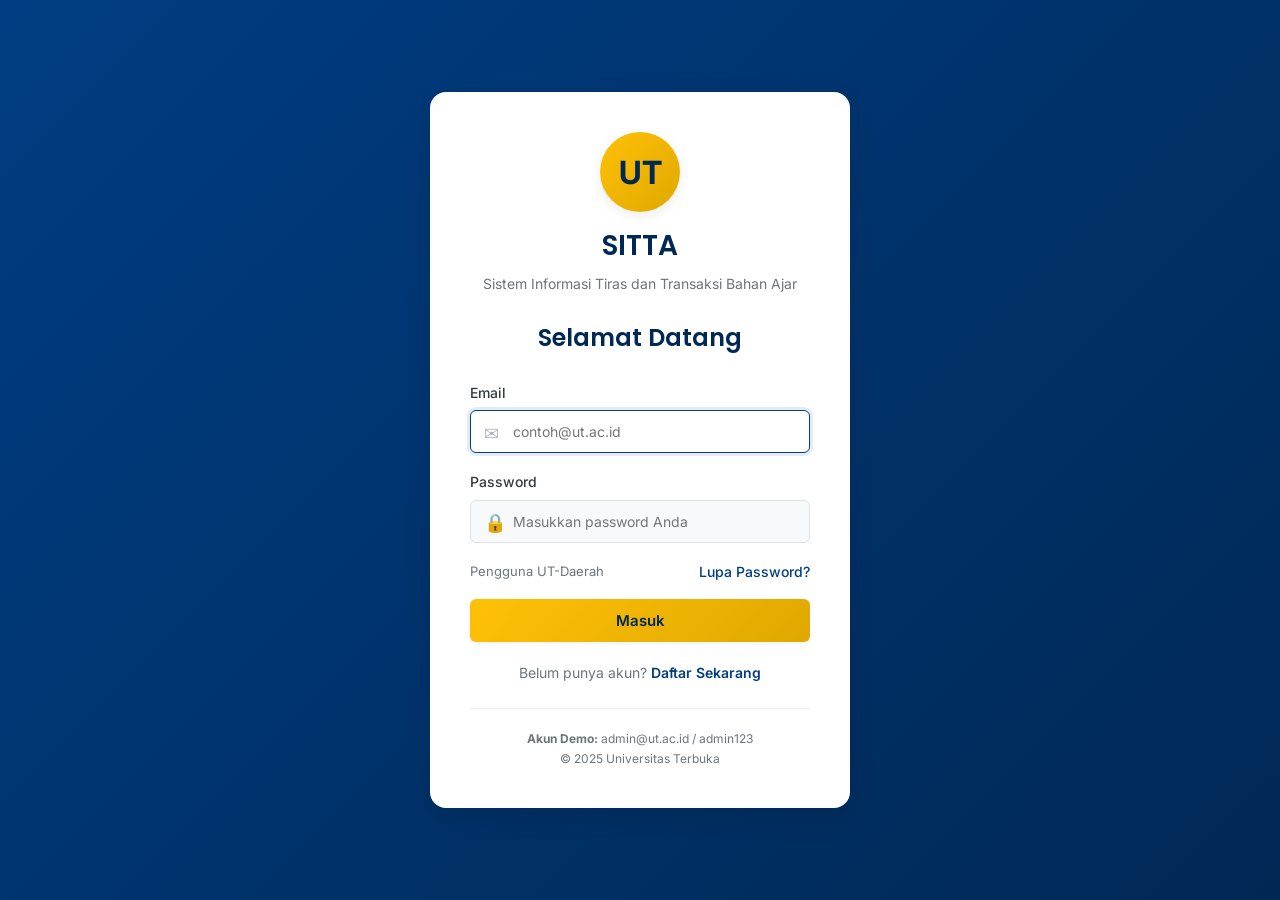
<file: index.html>
<!DOCTYPE html>
<html lang="id">
<head>
  <meta charset="UTF-8">
  <meta name="viewport" content="width=device-width, initial-scale=1.0">
  <meta name="description" content="SITTA - Sistem Informasi Tiras dan Transaksi Bahan Ajar Universitas Terbuka">
  <meta name="author" content="Universitas Terbuka">
  <title>Login - SITTA Universitas Terbuka</title>

  <!-- External CSS -->
  <link rel="stylesheet" href="css/style.css">

  <!-- Google Fonts (Poppins & Inter) -->
  <link rel="preconnect" href="https://fonts.googleapis.com">
  <link rel="preconnect" href="https://fonts.gstatic.com" crossorigin>
  <link href="https://fonts.googleapis.com/css2?family=Poppins:wght@400;500;600;700&family=Inter:wght@400;500;600&display=swap" rel="stylesheet">

  <!-- Internal CSS - contoh implementasi internal CSS -->
  <style>
    /* Internal CSS untuk styling spesifik halaman login */
    .login-footer {
      text-align: center;
      margin-top: 24px;
      padding-top: 20px;
      border-top: 1px solid var(--ut-gray-100);
      font-size: 12px;
      color: var(--ut-gray-600);
    }
  </style>
</head>
<body class="login-page">

  <!-- Container utama login -->
  <main class="login-container">
    <!-- Header / Logo -->
    <header class="login-logo">
      <div class="logo-circle">UT</div>
      <h1>SITTA</h1>
      <p>Sistem Informasi Tiras dan Transaksi Bahan Ajar</p>
    </header>

    <h2 class="welcome-text">Selamat Datang</h2>

    <!-- Alert error placeholder -->
    <div id="loginError" class="alert alert-error" style="display:none;" role="alert"></div>

    <!-- Form Login -->
    <form id="formLogin" onsubmit="return prosesLogin(event)" novalidate>
      <div class="form-group">
        <label for="email">Email</label>
        <span class="input-icon">✉</span>
        <input
          type="email"
          id="email"
          name="email"
          placeholder="contoh@ut.ac.id"
          autocomplete="email"
          required>
      </div>

      <div class="form-group">
        <label for="password">Password</label>
        <span class="input-icon">🔒</span>
        <input
          type="password"
          id="password"
          name="password"
          placeholder="Masukkan password Anda"
          autocomplete="current-password"
          required>
      </div>

      <!-- Tombol Lupa Password -->
      <div class="login-options">
        <span style="color: #6c757d; font-size: 13px;">Pengguna UT-Daerah</span>
        <a onclick="bukaModal('modalLupaPassword')">Lupa Password?</a>
      </div>

      <!-- Tombol Login -->
      <button type="submit" class="btn btn-primary">Masuk</button>

      <!-- Link Daftar -->
      <p class="register-link">
        Belum punya akun? <a onclick="bukaModal('modalDaftar')">Daftar Sekarang</a>
      </p>
    </form>

    <!-- Hint demo (untuk memudahkan testing) -->
    <div class="login-footer">
      <strong>Akun Demo:</strong> admin@ut.ac.id / admin123<br>
      © 2025 Universitas Terbuka
    </div>
  </main>

  <!-- ============================================ -->
  <!-- MODAL: LUPA PASSWORD                          -->
  <!-- ============================================ -->
  <div id="modalLupaPassword" class="modal-overlay" role="dialog" aria-labelledby="judulLupa">
    <div class="modal-content">
      <div class="modal-header">
        <h2 id="judulLupa">🔑 Lupa Password</h2>
        <button class="modal-close" onclick="tutupModal('modalLupaPassword')" aria-label="Tutup">&times;</button>
      </div>

      <p style="margin-bottom: 18px; color: #6c757d; font-size: 14px;">
        Masukkan email Anda yang terdaftar. Kami akan mengirimkan tautan untuk reset password.
      </p>

      <form id="formLupaPassword" onsubmit="return prosesLupaPassword(event)" novalidate>
        <div class="form-group no-icon">
          <label for="emailLupa">Email Terdaftar</label>
          <input
            type="email"
            id="emailLupa"
            name="emailLupa"
            placeholder="email@ut.ac.id"
            required>
        </div>

        <div class="modal-footer">
          <button type="button" class="btn btn-outline" onclick="tutupModal('modalLupaPassword')">Batal</button>
          <button type="submit" class="btn btn-primary" style="width:auto; padding: 10px 24px;">Kirim Link Reset</button>
        </div>
      </form>
    </div>
  </div>

  <!-- ============================================ -->
  <!-- MODAL: DAFTAR / REGISTRASI                    -->
  <!-- ============================================ -->
  <div id="modalDaftar" class="modal-overlay" role="dialog" aria-labelledby="judulDaftar">
    <div class="modal-content">
      <div class="modal-header">
        <h2 id="judulDaftar">📝 Daftar Akun Baru</h2>
        <button class="modal-close" onclick="tutupModal('modalDaftar')" aria-label="Tutup">&times;</button>
      </div>

      <p style="margin-bottom: 18px; color: #6c757d; font-size: 14px;">
        Silakan lengkapi data berikut untuk mendaftar sebagai pengguna SITTA.
      </p>

      <form id="formDaftar" onsubmit="return prosesDaftar(event)" novalidate>
        <div class="form-group no-icon">
          <label for="namaDaftar">Nama Lengkap UT-Daerah</label>
          <input
            type="text"
            id="namaDaftar"
            name="namaDaftar"
            placeholder="Contoh: UT-Daerah Jakarta"
            required>
        </div>

        <div class="form-group no-icon">
          <label for="emailDaftar">Email</label>
          <input
            type="email"
            id="emailDaftar"
            name="emailDaftar"
            placeholder="email@ut.ac.id"
            required>
        </div>

        <div class="form-group no-icon">
          <label for="passwordDaftar">Password</label>
          <input
            type="password"
            id="passwordDaftar"
            name="passwordDaftar"
            placeholder="Minimal 6 karakter"
            minlength="6"
            required>
        </div>

        <div class="form-group no-icon">
          <label for="konfirmasiPassword">Konfirmasi Password</label>
          <input
            type="password"
            id="konfirmasiPassword"
            name="konfirmasiPassword"
            placeholder="Ulangi password Anda"
            minlength="6"
            required>
        </div>

        <div class="modal-footer">
          <button type="button" class="btn btn-outline" onclick="tutupModal('modalDaftar')">Batal</button>
          <button type="submit" class="btn btn-primary" style="width:auto; padding: 10px 24px;">Daftar</button>
        </div>
      </form>
    </div>
  </div>

  <!-- External JS -->
  <script src="js/data.js"></script>
  <script src="js/script.js"></script>

  <!-- Inline JS - contoh implementasi inline JavaScript -->
  <script>
    // Inline JS: Auto-focus ke input email saat halaman dimuat
    window.addEventListener("load", function() {
      document.getElementById("email").focus();
    });
  </script>
</body>
</html>
</file>
<file: css/style.css>
/* ==========================================================================
   SITTA - Sistem Informasi Tiras dan Transaksi Bahan Ajar
   Universitas Terbuka
   style.css - Stylesheet utama untuk seluruh halaman
   ========================================================================== */

/* ====== Reset & Base ====== */
* {
  margin: 0;
  padding: 0;
  box-sizing: border-box;
}

:root {
  /* Tema Warna Universitas Terbuka */
  --ut-blue: #003d82;
  --ut-blue-dark: #002855;
  --ut-blue-light: #1e5fa8;
  --ut-yellow: #ffc107;
  --ut-yellow-dark: #e0a800;
  --ut-white: #ffffff;
  --ut-gray-50: #f8f9fa;
  --ut-gray-100: #e9ecef;
  --ut-gray-200: #dee2e6;
  --ut-gray-400: #adb5bd;
  --ut-gray-600: #6c757d;
  --ut-gray-800: #343a40;
  --ut-success: #28a745;
  --ut-warning: #ff9800;
  --ut-danger: #dc3545;
  --ut-info: #17a2b8;

  /* Tipografi */
  --font-heading: 'Poppins', 'Segoe UI', sans-serif;
  --font-body: 'Inter', 'Segoe UI', Tahoma, sans-serif;

  /* Shadow */
  --shadow-sm: 0 2px 4px rgba(0, 0, 0, 0.05);
  --shadow-md: 0 4px 12px rgba(0, 0, 0, 0.08);
  --shadow-lg: 0 8px 24px rgba(0, 0, 0, 0.12);

  /* Border Radius */
  --radius-sm: 6px;
  --radius-md: 10px;
  --radius-lg: 16px;
}

body {
  font-family: var(--font-body);
  background-color: var(--ut-gray-50);
  color: var(--ut-gray-800);
  line-height: 1.6;
  min-height: 100vh;
}

h1, h2, h3, h4, h5, h6 {
  font-family: var(--font-heading);
  font-weight: 600;
  color: var(--ut-blue-dark);
}

/* ==========================================================================
   HALAMAN LOGIN (index.html)
   ========================================================================== */
.login-page {
  display: flex;
  align-items: center;
  justify-content: center;
  min-height: 100vh;
  background: linear-gradient(135deg, var(--ut-blue) 0%, var(--ut-blue-dark) 100%);
  padding: 20px;
}

.login-container {
  background-color: var(--ut-white);
  padding: 40px;
  border-radius: var(--radius-lg);
  box-shadow: var(--shadow-lg);
  width: 100%;
  max-width: 420px;
  animation: fadeInUp 0.6s ease-out;
}

.login-logo {
  text-align: center;
  margin-bottom: 24px;
}

.login-logo .logo-circle {
  width: 80px;
  height: 80px;
  background: linear-gradient(135deg, var(--ut-yellow) 0%, var(--ut-yellow-dark) 100%);
  border-radius: 50%;
  display: inline-flex;
  align-items: center;
  justify-content: center;
  font-size: 32px;
  font-weight: bold;
  color: var(--ut-blue-dark);
  margin-bottom: 12px;
  box-shadow: var(--shadow-md);
}

.login-logo h1 {
  font-size: 28px;
  margin-bottom: 4px;
}

.login-logo p {
  color: var(--ut-gray-600);
  font-size: 14px;
}

.welcome-text {
  font-size: 24px;
  text-align: center;
  margin-bottom: 24px;
  color: var(--ut-blue-dark);
}

.form-group {
  margin-bottom: 18px;
  position: relative;
}

.form-group label {
  display: block;
  margin-bottom: 6px;
  font-size: 14px;
  font-weight: 500;
  color: var(--ut-gray-800);
}

.form-group input,
.form-group select {
  width: 100%;
  padding: 12px 14px 12px 42px;
  border: 1.5px solid var(--ut-gray-200);
  border-radius: var(--radius-sm);
  font-size: 14px;
  font-family: var(--font-body);
  transition: all 0.2s ease;
  background-color: var(--ut-gray-50);
}

.form-group input:focus,
.form-group select:focus {
  outline: none;
  border-color: var(--ut-blue);
  background-color: var(--ut-white);
  box-shadow: 0 0 0 3px rgba(0, 61, 130, 0.1);
}

.form-group .input-icon {
  position: absolute;
  left: 14px;
  top: 38px;
  color: var(--ut-gray-400);
  font-size: 18px;
}

.form-group.no-icon input {
  padding-left: 14px;
}

.btn {
  display: inline-block;
  padding: 12px 24px;
  border: none;
  border-radius: var(--radius-sm);
  font-size: 15px;
  font-weight: 600;
  font-family: var(--font-body);
  cursor: pointer;
  transition: all 0.2s ease;
  text-decoration: none;
  text-align: center;
}

.btn-primary {
  background: linear-gradient(135deg, var(--ut-yellow) 0%, var(--ut-yellow-dark) 100%);
  color: var(--ut-blue-dark);
  width: 100%;
  box-shadow: var(--shadow-sm);
}

.btn-primary:hover {
  transform: translateY(-2px);
  box-shadow: var(--shadow-md);
}

.btn-secondary {
  background-color: var(--ut-blue);
  color: var(--ut-white);
}

.btn-secondary:hover {
  background-color: var(--ut-blue-dark);
}

.btn-danger {
  background-color: var(--ut-danger);
  color: var(--ut-white);
}

.btn-success {
  background-color: var(--ut-success);
  color: var(--ut-white);
}

.btn-outline {
  background-color: transparent;
  border: 1.5px solid var(--ut-gray-200);
  color: var(--ut-gray-800);
}

.btn-outline:hover {
  background-color: var(--ut-gray-100);
}

.login-options {
  display: flex;
  justify-content: space-between;
  margin: 16px 0;
  font-size: 14px;
}

.login-options a {
  color: var(--ut-blue);
  text-decoration: none;
  font-weight: 500;
  cursor: pointer;
  transition: color 0.2s;
}

.login-options a:hover {
  color: var(--ut-yellow-dark);
  text-decoration: underline;
}

.register-link {
  text-align: center;
  margin-top: 20px;
  font-size: 14px;
  color: var(--ut-gray-600);
}

.register-link a {
  color: var(--ut-blue);
  font-weight: 600;
  text-decoration: none;
  cursor: pointer;
}

.register-link a:hover {
  text-decoration: underline;
}

/* ==========================================================================
   MODAL BOX (Lupa Password & Daftar)
   ========================================================================== */
.modal-overlay {
  display: none;
  position: fixed;
  top: 0;
  left: 0;
  width: 100%;
  height: 100%;
  background-color: rgba(0, 0, 0, 0.5);
  z-index: 1000;
  justify-content: center;
  align-items: center;
  padding: 20px;
  animation: fadeIn 0.3s ease;
}

.modal-overlay.active {
  display: flex;
}

.modal-content {
  background-color: var(--ut-white);
  padding: 32px;
  border-radius: var(--radius-lg);
  width: 100%;
  max-width: 480px;
  max-height: 90vh;
  overflow-y: auto;
  position: relative;
  animation: slideDown 0.4s ease-out;
}

.modal-header {
  display: flex;
  justify-content: space-between;
  align-items: center;
  margin-bottom: 20px;
  padding-bottom: 16px;
  border-bottom: 2px solid var(--ut-gray-100);
}

.modal-header h2 {
  font-size: 20px;
}

.modal-close {
  background: none;
  border: none;
  font-size: 28px;
  cursor: pointer;
  color: var(--ut-gray-400);
  line-height: 1;
  transition: color 0.2s;
}

.modal-close:hover {
  color: var(--ut-danger);
}

.modal-footer {
  display: flex;
  justify-content: flex-end;
  gap: 10px;
  margin-top: 20px;
}

/* ==========================================================================
   NAVBAR (untuk dashboard, tracking, stok)
   ========================================================================== */
.navbar {
  background: linear-gradient(135deg, var(--ut-blue-dark) 0%, var(--ut-blue) 100%);
  color: var(--ut-white);
  padding: 0 32px;
  box-shadow: var(--shadow-md);
  position: sticky;
  top: 0;
  z-index: 100;
}

.navbar-container {
  display: flex;
  justify-content: space-between;
  align-items: center;
  max-width: 1400px;
  margin: 0 auto;
}

.navbar-brand {
  display: flex;
  align-items: center;
  gap: 12px;
  padding: 14px 0;
  font-family: var(--font-heading);
  font-weight: 700;
  font-size: 20px;
}

.navbar-brand .brand-icon {
  width: 40px;
  height: 40px;
  background: linear-gradient(135deg, var(--ut-yellow) 0%, var(--ut-yellow-dark) 100%);
  border-radius: 50%;
  display: flex;
  align-items: center;
  justify-content: center;
  color: var(--ut-blue-dark);
  font-weight: bold;
}

.navbar-menu {
  display: flex;
  list-style: none;
  align-items: center;
}

.navbar-menu li {
  position: relative;
}

.navbar-menu a {
  color: var(--ut-white);
  text-decoration: none;
  padding: 20px 18px;
  display: block;
  font-size: 14px;
  font-weight: 500;
  transition: all 0.2s ease;
  cursor: pointer;
}

.navbar-menu a:hover,
.navbar-menu li:hover > a,
.navbar-menu a.active {
  background-color: rgba(255, 255, 255, 0.1);
  color: var(--ut-yellow);
}

.navbar-menu .dropdown-toggle::after {
  content: " ▼";
  font-size: 10px;
  margin-left: 4px;
}

.dropdown-menu {
  display: none;
  position: absolute;
  top: 100%;
  left: 0;
  background-color: var(--ut-white);
  min-width: 240px;
  box-shadow: var(--shadow-lg);
  border-radius: var(--radius-sm);
  list-style: none;
  overflow: hidden;
}

.navbar-menu li:hover .dropdown-menu {
  display: block;
}

.dropdown-menu a {
  color: var(--ut-gray-800);
  padding: 12px 16px;
  font-size: 14px;
}

.dropdown-menu a:hover {
  background-color: var(--ut-blue);
  color: var(--ut-white);
}

.navbar-user {
  display: flex;
  align-items: center;
  gap: 12px;
  font-size: 14px;
}

.navbar-user .user-avatar {
  width: 36px;
  height: 36px;
  border-radius: 50%;
  background-color: var(--ut-yellow);
  color: var(--ut-blue-dark);
  display: flex;
  align-items: center;
  justify-content: center;
  font-weight: bold;
}

.btn-logout {
  background-color: rgba(255, 255, 255, 0.1);
  color: var(--ut-white);
  padding: 8px 16px;
  border: 1px solid rgba(255, 255, 255, 0.2);
  border-radius: var(--radius-sm);
  cursor: pointer;
  font-size: 13px;
  transition: all 0.2s;
}

.btn-logout:hover {
  background-color: var(--ut-danger);
  border-color: var(--ut-danger);
}

/* ==========================================================================
   MAIN CONTENT (Dashboard, Tracking, Stok)
   ========================================================================== */
.main-content {
  max-width: 1400px;
  margin: 0 auto;
  padding: 32px;
}

.page-header {
  margin-bottom: 24px;
}

.page-header h1 {
  font-size: 28px;
  margin-bottom: 4px;
}

.page-header p {
  color: var(--ut-gray-600);
  font-size: 15px;
}

.greeting-banner {
  background: linear-gradient(135deg, var(--ut-blue) 0%, var(--ut-blue-light) 100%);
  color: var(--ut-white);
  padding: 28px 32px;
  border-radius: var(--radius-lg);
  margin-bottom: 28px;
  position: relative;
  overflow: hidden;
}

.greeting-banner::before {
  content: '';
  position: absolute;
  top: -50%;
  right: -50px;
  width: 250px;
  height: 250px;
  background: radial-gradient(circle, rgba(255, 193, 7, 0.3) 0%, transparent 70%);
  border-radius: 50%;
}

.greeting-banner h2 {
  color: var(--ut-white);
  font-size: 26px;
  margin-bottom: 6px;
  position: relative;
}

.greeting-banner p {
  font-size: 15px;
  opacity: 0.95;
  position: relative;
}

.greeting-banner .greeting-time {
  color: var(--ut-yellow);
  font-weight: 600;
}

/* ====== Card Grid (Dashboard Menu) ====== */
.menu-grid {
  display: grid;
  grid-template-columns: repeat(auto-fit, minmax(260px, 1fr));
  gap: 20px;
}

.menu-card {
  background-color: var(--ut-white);
  padding: 28px;
  border-radius: var(--radius-lg);
  box-shadow: var(--shadow-sm);
  border: 1px solid var(--ut-gray-100);
  cursor: pointer;
  transition: all 0.3s ease;
  text-decoration: none;
  color: inherit;
  display: block;
}

.menu-card:hover {
  transform: translateY(-4px);
  box-shadow: var(--shadow-lg);
  border-color: var(--ut-blue-light);
}

.menu-card .card-icon {
  width: 56px;
  height: 56px;
  border-radius: var(--radius-md);
  background: linear-gradient(135deg, var(--ut-blue) 0%, var(--ut-blue-light) 100%);
  color: var(--ut-white);
  display: flex;
  align-items: center;
  justify-content: center;
  font-size: 28px;
  margin-bottom: 16px;
}

.menu-card.card-yellow .card-icon {
  background: linear-gradient(135deg, var(--ut-yellow) 0%, var(--ut-yellow-dark) 100%);
  color: var(--ut-blue-dark);
}

.menu-card.card-green .card-icon {
  background: linear-gradient(135deg, var(--ut-success) 0%, #1e7e34 100%);
}

.menu-card.card-purple .card-icon {
  background: linear-gradient(135deg, #6f42c1 0%, #4a2a8a 100%);
}

.menu-card h3 {
  font-size: 17px;
  margin-bottom: 6px;
}

.menu-card p {
  font-size: 13px;
  color: var(--ut-gray-600);
}

/* ==========================================================================
   TRACKING PENGIRIMAN (tracking.html)
   ========================================================================== */
.search-card {
  background-color: var(--ut-white);
  padding: 24px;
  border-radius: var(--radius-lg);
  box-shadow: var(--shadow-sm);
  margin-bottom: 24px;
  border: 1px solid var(--ut-gray-100);
}

.search-form {
  display: flex;
  gap: 12px;
  align-items: flex-end;
}

.search-form .form-group {
  flex: 1;
  margin-bottom: 0;
}

.search-form .form-group input {
  padding-left: 14px;
}

.search-form button {
  width: auto;
  padding: 12px 28px;
}

.tracking-result {
  display: none;
}

.tracking-result.active {
  display: block;
  animation: fadeInUp 0.5s ease;
}

.tracking-info-card {
  background: linear-gradient(135deg, var(--ut-blue) 0%, var(--ut-blue-light) 100%);
  color: var(--ut-white);
  padding: 24px;
  border-radius: var(--radius-lg);
  margin-bottom: 24px;
  position: relative;
  overflow: hidden;
}

.tracking-info-card::after {
  content: '';
  position: absolute;
  bottom: -40px;
  right: -40px;
  width: 180px;
  height: 180px;
  background: radial-gradient(circle, rgba(255, 193, 7, 0.2) 0%, transparent 70%);
  border-radius: 50%;
}

.tracking-info-card h3 {
  color: var(--ut-white);
  font-size: 20px;
  letter-spacing: 0.5px;
}

.tracking-info-card .info-row {
  display: flex;
  justify-content: space-between;
  align-items: center;
  margin-top: 8px;
  flex-wrap: wrap;
  gap: 8px;
}

.tracking-info-card .info-time {
  font-size: 13px;
  opacity: 0.9;
}

.tracking-info-card .info-route {
  margin-top: 14px;
  font-size: 14px;
  font-weight: 500;
}

.tracking-info-card .info-address {
  margin-top: 4px;
  font-size: 13px;
  opacity: 0.85;
}

.progress-bar-container {
  background-color: rgba(255, 255, 255, 0.2);
  height: 8px;
  border-radius: 4px;
  margin-top: 16px;
  overflow: hidden;
}

.progress-bar-fill {
  background: linear-gradient(90deg, var(--ut-yellow) 0%, var(--ut-yellow-dark) 100%);
  height: 100%;
  border-radius: 4px;
  transition: width 0.6s ease;
}

.progress-text {
  font-size: 12px;
  margin-top: 6px;
  opacity: 0.9;
}

.tracking-detail {
  display: grid;
  grid-template-columns: repeat(auto-fit, minmax(180px, 1fr));
  gap: 16px;
  margin-bottom: 24px;
}

.detail-item {
  background-color: var(--ut-white);
  padding: 16px;
  border-radius: var(--radius-md);
  border: 1px solid var(--ut-gray-100);
}

.detail-item .detail-label {
  font-size: 12px;
  color: var(--ut-gray-600);
  text-transform: uppercase;
  letter-spacing: 0.5px;
  margin-bottom: 4px;
}

.detail-item .detail-value {
  font-size: 15px;
  font-weight: 600;
  color: var(--ut-blue-dark);
}

.timeline-card {
  background-color: var(--ut-white);
  padding: 24px;
  border-radius: var(--radius-lg);
  box-shadow: var(--shadow-sm);
  border: 1px solid var(--ut-gray-100);
}

.timeline-card h3 {
  margin-bottom: 20px;
  font-size: 18px;
}

.timeline {
  position: relative;
  padding-left: 28px;
}

.timeline::before {
  content: '';
  position: absolute;
  left: 8px;
  top: 8px;
  bottom: 8px;
  width: 2px;
  background-color: var(--ut-gray-200);
}

.timeline-item {
  position: relative;
  padding-bottom: 18px;
}

.timeline-item:last-child {
  padding-bottom: 0;
}

.timeline-item::before {
  content: '';
  position: absolute;
  left: -24px;
  top: 4px;
  width: 14px;
  height: 14px;
  border-radius: 50%;
  background-color: var(--ut-yellow);
  border: 3px solid var(--ut-white);
  box-shadow: 0 0 0 2px var(--ut-yellow);
}

.timeline-item.completed::before {
  background-color: var(--ut-success);
  box-shadow: 0 0 0 2px var(--ut-success);
}

.timeline-item .timeline-keterangan {
  font-size: 14px;
  font-weight: 500;
  color: var(--ut-gray-800);
}

.timeline-item .timeline-tanggal {
  font-size: 12px;
  color: var(--ut-gray-600);
  margin-top: 2px;
}

/* ==========================================================================
   STOK BAHAN AJAR (stok.html)
   ========================================================================== */
.toolbar {
  display: flex;
  justify-content: space-between;
  align-items: center;
  margin-bottom: 20px;
  flex-wrap: wrap;
  gap: 12px;
}

.toolbar .search-input {
  padding: 10px 14px;
  border: 1.5px solid var(--ut-gray-200);
  border-radius: var(--radius-sm);
  font-size: 14px;
  width: 280px;
  transition: all 0.2s ease;
}

.toolbar .search-input:focus {
  outline: none;
  border-color: var(--ut-blue);
  box-shadow: 0 0 0 3px rgba(0, 61, 130, 0.1);
}

.table-container {
  background-color: var(--ut-white);
  border-radius: var(--radius-lg);
  box-shadow: var(--shadow-sm);
  overflow: hidden;
  border: 1px solid var(--ut-gray-100);
}

.data-table {
  width: 100%;
  border-collapse: collapse;
}

.data-table thead {
  background: linear-gradient(135deg, var(--ut-blue-dark) 0%, var(--ut-blue) 100%);
  color: var(--ut-white);
}

.data-table th {
  padding: 14px 16px;
  text-align: left;
  font-weight: 600;
  font-size: 13px;
  text-transform: uppercase;
  letter-spacing: 0.5px;
}

.data-table td {
  padding: 14px 16px;
  border-bottom: 1px solid var(--ut-gray-100);
  font-size: 14px;
}

.data-table tbody tr {
  transition: background-color 0.2s;
}

.data-table tbody tr:hover {
  background-color: var(--ut-gray-50);
}

.data-table tbody tr:last-child td {
  border-bottom: none;
}

.badge {
  display: inline-block;
  padding: 4px 10px;
  border-radius: 12px;
  font-size: 12px;
  font-weight: 600;
}

.badge-success {
  background-color: #d4edda;
  color: #155724;
}

.badge-warning {
  background-color: #fff3cd;
  color: #856404;
}

.badge-danger {
  background-color: #f8d7da;
  color: #721c24;
}

.badge-info {
  background-color: #d1ecf1;
  color: #0c5460;
}

.action-buttons {
  display: flex;
  gap: 6px;
}

.action-buttons button {
  padding: 6px 10px;
  border: none;
  border-radius: var(--radius-sm);
  cursor: pointer;
  font-size: 12px;
  font-weight: 500;
  transition: all 0.2s;
}

.btn-edit {
  background-color: var(--ut-info);
  color: var(--ut-white);
}

.btn-delete {
  background-color: var(--ut-danger);
  color: var(--ut-white);
}

.btn-edit:hover, .btn-delete:hover {
  opacity: 0.85;
}

.empty-state {
  text-align: center;
  padding: 40px 20px;
  color: var(--ut-gray-600);
}

.empty-state .empty-icon {
  font-size: 56px;
  margin-bottom: 12px;
  opacity: 0.4;
}

/* ====== Stats Cards ====== */
.stats-grid {
  display: grid;
  grid-template-columns: repeat(auto-fit, minmax(220px, 1fr));
  gap: 16px;
  margin-bottom: 24px;
}

.stat-card {
  background-color: var(--ut-white);
  padding: 20px;
  border-radius: var(--radius-md);
  box-shadow: var(--shadow-sm);
  border-left: 4px solid var(--ut-blue);
}

.stat-card.stat-yellow { border-left-color: var(--ut-yellow); }
.stat-card.stat-green { border-left-color: var(--ut-success); }
.stat-card.stat-red { border-left-color: var(--ut-danger); }

.stat-card .stat-label {
  font-size: 13px;
  color: var(--ut-gray-600);
  text-transform: uppercase;
  letter-spacing: 0.5px;
}

.stat-card .stat-value {
  font-size: 28px;
  font-weight: 700;
  color: var(--ut-blue-dark);
  margin-top: 4px;
}

/* ==========================================================================
   ALERT / NOTIFICATION
   ========================================================================== */
.alert {
  padding: 12px 16px;
  border-radius: var(--radius-sm);
  margin-bottom: 16px;
  display: flex;
  align-items: center;
  gap: 10px;
  font-size: 14px;
}

.alert-error {
  background-color: #f8d7da;
  color: #721c24;
  border-left: 4px solid var(--ut-danger);
}

.alert-success {
  background-color: #d4edda;
  color: #155724;
  border-left: 4px solid var(--ut-success);
}

.alert-info {
  background-color: #d1ecf1;
  color: #0c5460;
  border-left: 4px solid var(--ut-info);
}

/* Custom Pop-up Notification (toast) */
.toast {
  position: fixed;
  top: 30px;
  right: 30px;
  background-color: var(--ut-white);
  padding: 14px 20px;
  border-radius: var(--radius-md);
  box-shadow: var(--shadow-lg);
  border-left: 4px solid var(--ut-blue);
  z-index: 2000;
  min-width: 280px;
  display: flex;
  align-items: center;
  gap: 12px;
  animation: slideInRight 0.4s ease, fadeOut 0.4s ease 3s forwards;
}

.toast.toast-success { border-left-color: var(--ut-success); }
.toast.toast-error { border-left-color: var(--ut-danger); }
.toast.toast-warning { border-left-color: var(--ut-warning); }

.toast-icon {
  font-size: 22px;
}

.toast-success .toast-icon { color: var(--ut-success); }
.toast-error .toast-icon { color: var(--ut-danger); }
.toast-warning .toast-icon { color: var(--ut-warning); }

.toast-content {
  flex: 1;
  font-size: 14px;
}

.toast-content strong {
  display: block;
  margin-bottom: 2px;
  color: var(--ut-blue-dark);
}

/* ==========================================================================
   ANIMASI
   ========================================================================== */
@keyframes fadeIn {
  from { opacity: 0; }
  to { opacity: 1; }
}

@keyframes fadeInUp {
  from {
    opacity: 0;
    transform: translateY(20px);
  }
  to {
    opacity: 1;
    transform: translateY(0);
  }
}

@keyframes slideDown {
  from {
    opacity: 0;
    transform: translateY(-30px);
  }
  to {
    opacity: 1;
    transform: translateY(0);
  }
}

@keyframes slideInRight {
  from {
    opacity: 0;
    transform: translateX(50px);
  }
  to {
    opacity: 1;
    transform: translateX(0);
  }
}

@keyframes fadeOut {
  to {
    opacity: 0;
    transform: translateX(50px);
  }
}

/* ==========================================================================
   RESPONSIVE DESIGN
   ========================================================================== */
@media (max-width: 768px) {
  .navbar {
    padding: 0 16px;
  }

  .navbar-container {
    flex-direction: column;
  }

  .navbar-menu {
    width: 100%;
    flex-wrap: wrap;
    justify-content: center;
  }

  .navbar-menu a {
    padding: 12px;
    font-size: 13px;
  }

  .navbar-user {
    padding: 12px 0;
  }

  .main-content {
    padding: 16px;
  }

  .login-container {
    padding: 28px 24px;
  }

  .search-form {
    flex-direction: column;
    align-items: stretch;
  }

  .search-form button {
    width: 100%;
  }

  .data-table {
    font-size: 12px;
  }

  .data-table th, .data-table td {
    padding: 10px 8px;
  }

  .greeting-banner {
    padding: 20px;
  }

  .greeting-banner h2 {
    font-size: 22px;
  }
}
</file>
